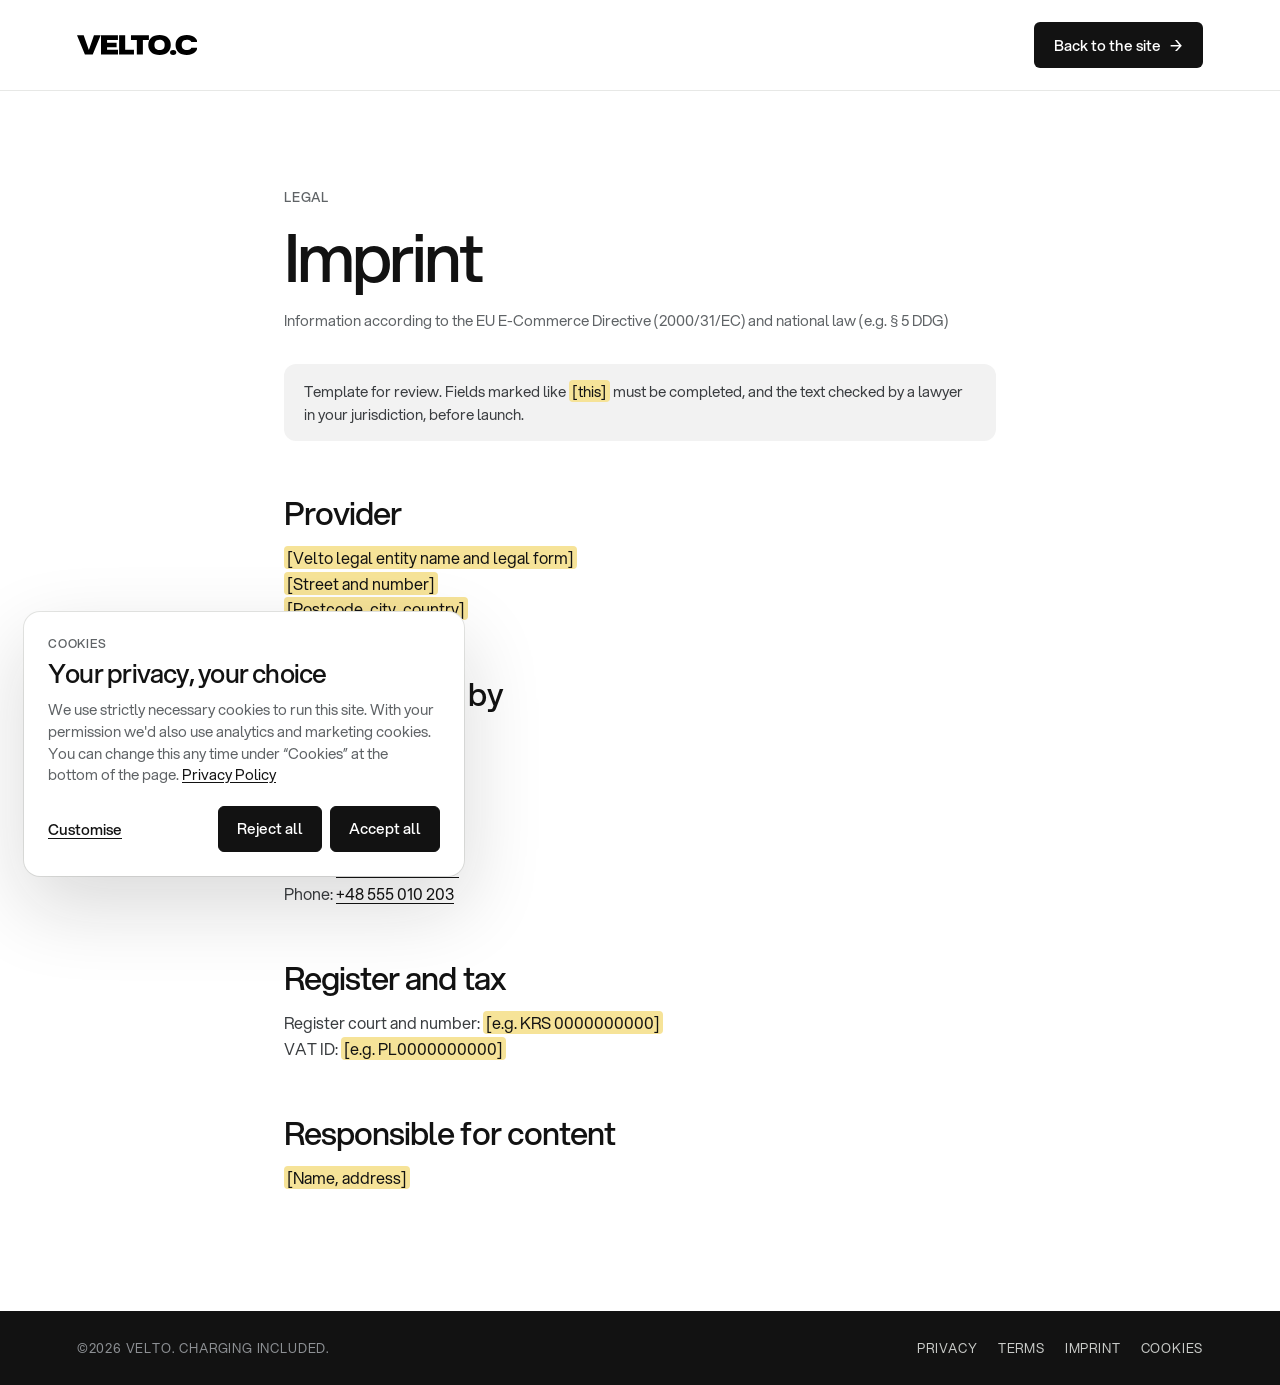
<file: imprint.html>
<!doctype html>
<html lang="en">
<head>
<meta charset="utf-8">
<meta name="viewport" content="width=device-width, initial-scale=1">
<title>Imprint · Velto</title>
<meta name="description" content="Legal information about the provider of this website.">
<meta name="robots" content="index, follow">
<link rel="canonical" href="https://veltocars.vercel.app/imprint">
<link rel="icon" href="/assets/icons/favicon.svg" type="image/svg+xml">
<link rel="icon" href="/assets/icons/favicon-32.png" sizes="32x32" type="image/png">
<link rel="apple-touch-icon" href="/assets/icons/apple-touch-icon.png">
<meta name="theme-color" content="#ffffff">
<link rel="preload" href="/assets/fonts/aspekta-400.woff2" as="font" type="font/woff2" crossorigin>
<link rel="stylesheet" href="/assets/opt/legal.b46f17d6.css">
<script defer src="/js/consent.4e9f825e.js"></script>
</head>
<body>
<header class="lg-head">
  <a href="/" aria-label="Velto home"><svg xmlns="http://www.w3.org/2000/svg" viewBox="0 0 331 55" fill="none" role="img" aria-label="Velto.c" style="height: 20px; width: auto; display: block;"><path fill="black" d="M21.7594 53.9592L0.000464499 0.730051H18.4007L30.1564 34.6828L32.2738 40.8892H32.785L34.8294 34.8288L46.6581 0.730051H65.0583L43.2994 53.9592H21.7594ZM65.9756 53.9592V0.730051H112.56V13.8H79.4107L82.6964 10.5143V44.175L79.4107 40.8892H112.779V53.9592H65.9756ZM79.4107 33.3685V21.1747H108.909V33.3685H79.4107ZM115.815 53.9592V0.730051H132.535V43.6639L129.25 40.3781H156.631V53.9592H115.815ZM164.532 53.9592V12.7778H181.18V53.9592H164.532ZM148.395 13.9461V0.730051H197.755V13.9461H148.395ZM227.07 54.6894C222.105 54.6894 217.699 54.0566 213.854 52.791C210.008 51.4767 206.747 49.6269 204.069 47.2417C201.441 44.8078 199.445 41.9115 198.082 38.5527C196.719 35.1939 196.038 31.4457 196.038 27.3081C196.038 23.1705 196.719 19.4223 198.082 16.0636C199.445 12.7048 201.441 9.8328 204.069 7.44759C206.747 5.06237 210.008 3.23696 213.854 1.97134C217.699 0.657036 222.105 -0.000115395 227.07 -0.000115395C231.986 -0.000115395 236.343 0.657036 240.14 1.97134C243.937 3.23696 247.149 5.06237 249.778 7.44759C252.455 9.8328 254.475 12.7048 255.838 16.0636C257.201 19.4223 257.883 23.1705 257.883 27.3081C257.883 31.4457 257.201 35.1939 255.838 38.5527C254.475 41.9115 252.455 44.8078 249.778 47.2417C247.149 49.6269 243.937 51.4767 240.14 52.791C236.343 54.0566 231.986 54.6894 227.07 54.6894ZM227.07 41.5464C229.893 41.5464 232.351 41.0596 234.444 40.0861C236.538 39.0638 238.168 37.5061 239.337 35.413C240.505 33.2712 241.089 30.5695 241.089 27.3081C241.089 24.8256 240.748 22.7081 240.067 20.9557C239.434 19.1546 238.485 17.6699 237.219 16.5017C236.002 15.3334 234.517 14.4815 232.765 13.9461C231.061 13.3619 229.163 13.0699 227.07 13.0699C224.246 13.0699 221.764 13.581 219.622 14.6032C217.48 15.5768 215.825 17.1101 214.657 19.2033C213.489 21.2964 212.905 23.998 212.905 27.3081C212.905 29.7907 213.245 31.9325 213.927 33.7336C214.608 35.486 215.557 36.9463 216.774 38.1146C218.04 39.2829 219.525 40.1591 221.228 40.7432C222.981 41.2787 224.928 41.5464 227.07 41.5464ZM264.477 54.6894C261.41 54.6894 259.196 54.0566 257.833 52.791C256.518 51.4767 255.861 49.846 255.861 47.8988C255.861 45.9517 256.518 44.3454 257.833 43.0797C259.196 41.8141 261.41 41.1813 264.477 41.1813C267.544 41.1813 269.734 41.8141 271.049 43.0797C272.412 44.3454 273.093 45.9517 273.093 47.8988C273.093 49.846 272.412 51.4767 271.049 52.791C269.734 54.0566 267.544 54.6894 264.477 54.6894ZM302.076 54.6894C297.111 54.6894 292.706 54.0566 288.86 52.791C285.015 51.4767 281.753 49.6269 279.076 47.2417C276.447 44.8078 274.451 41.9115 273.088 38.5527C271.725 35.1939 271.044 31.4457 271.044 27.3081C271.044 23.1705 271.725 19.4223 273.088 16.0636C274.451 12.7048 276.447 9.8328 279.076 7.44759C281.753 5.06237 285.015 3.23696 288.86 1.97134C292.706 0.657036 297.111 -0.000115395 302.076 -0.000115395C307.723 -0.000115395 312.615 0.827407 316.752 2.48245C320.89 4.1375 324.176 6.42536 326.61 9.34602C329.044 12.2667 330.48 15.6741 330.918 19.5684H314.124C313.734 18.2541 312.956 17.1101 311.787 16.1366C310.619 15.163 309.207 14.4085 307.552 13.8731C305.897 13.3376 304.072 13.0699 302.076 13.0699C299.253 13.0699 296.77 13.581 294.628 14.6032C292.487 15.5768 290.832 17.1101 289.663 19.2033C288.495 21.2964 287.911 23.998 287.911 27.3081C287.911 29.7907 288.252 31.9325 288.933 33.7336C289.615 35.486 290.564 36.9463 291.781 38.1146C293.046 39.2829 294.531 40.1591 296.235 40.7432C297.987 41.2787 299.934 41.5464 302.076 41.5464C304.023 41.5464 305.849 41.2787 307.552 40.7432C309.256 40.2077 310.692 39.4532 311.86 38.4797C313.077 37.5061 313.88 36.3622 314.27 35.0479H330.918C330.48 38.9908 328.946 42.4469 326.318 45.4163C323.689 48.3369 320.282 50.6248 316.095 52.2798C311.909 53.8862 307.236 54.6894 302.076 54.6894Z"></path></svg></a>
  <a class="lg-back" href="/">Back to the site <span aria-hidden="true">→</span></a>
</header>
<main class="lg-main">
<p class="lg-eyebrow">Legal</p>
<h1>Imprint</h1>
<p class="lg-meta">Information according to the EU E-Commerce Directive (2000/31/EC) and national law (e.g. § 5 DDG)</p>
<p class="lg-note">Template for review. Fields marked like <span class="ph">[this]</span> must be completed, and the text checked by a lawyer in your jurisdiction, before launch.</p>
<h2>Provider</h2>
<p><span class="ph">[Velto legal entity name and legal form]</span><br><span class="ph">[Street and number]</span><br><span class="ph">[Postcode, city, country]</span></p>
<h2>Represented by</h2>
<p><span class="ph">[Managing director(s)]</span></p>
<h2>Contact</h2>
<p>E-mail: <a href="mailto:hello@velto.cars">hello@velto.cars</a><br>Phone: <a href="tel:+48555010203">+48 555 010 203</a></p>
<h2>Register and tax</h2>
<p>Register court and number: <span class="ph">[e.g. KRS 0000000000]</span><br>VAT ID: <span class="ph">[e.g. PL0000000000]</span></p>
<h2>Responsible for content</h2>
<p><span class="ph">[Name, address]</span></p>

</main>
<footer class="lg-foot">
  <span>©2026 Velto. Charging included.</span>
  <nav aria-label="Legal">
    <a href="/privacy">Privacy</a><a href="/terms">Terms</a><a href="/imprint">Imprint</a><a href="#cookie-settings" data-cookie-settings="">Cookies</a>
  </nav>
</footer>
</body>
</html>
</file>
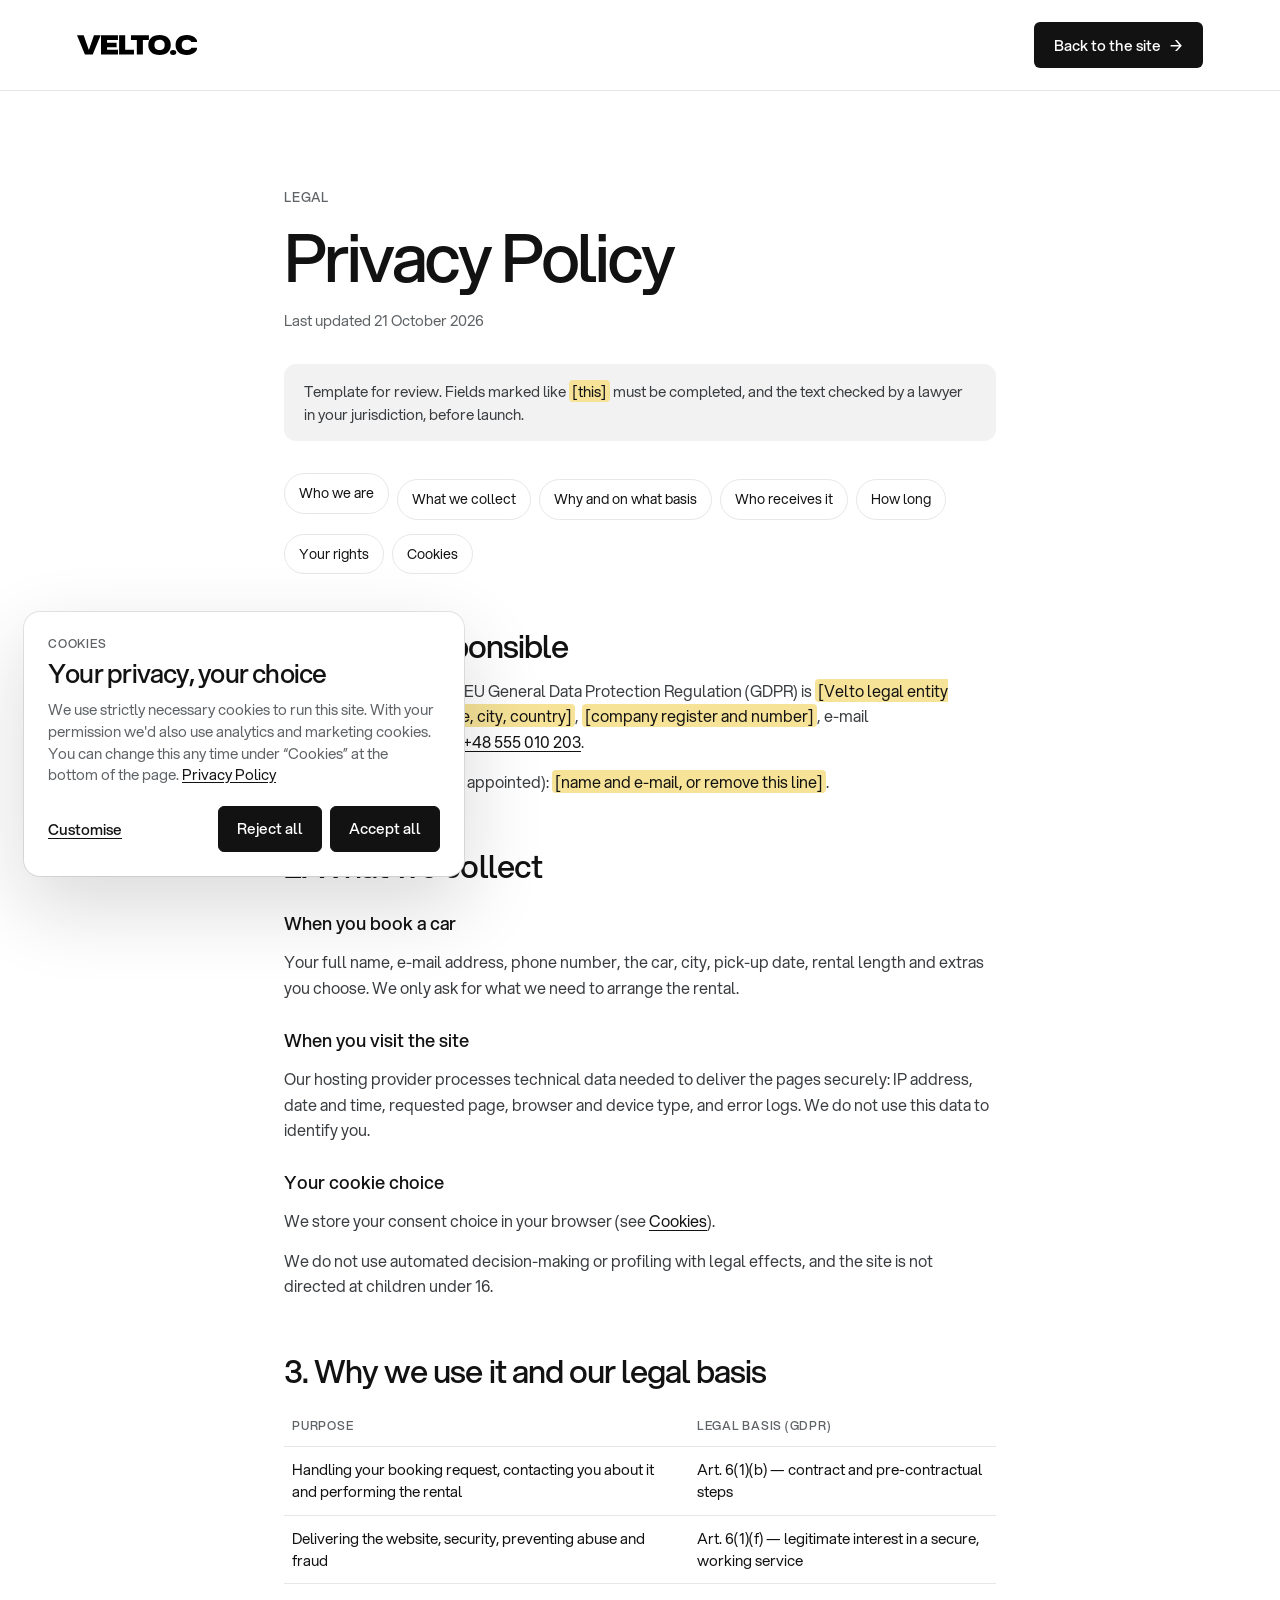
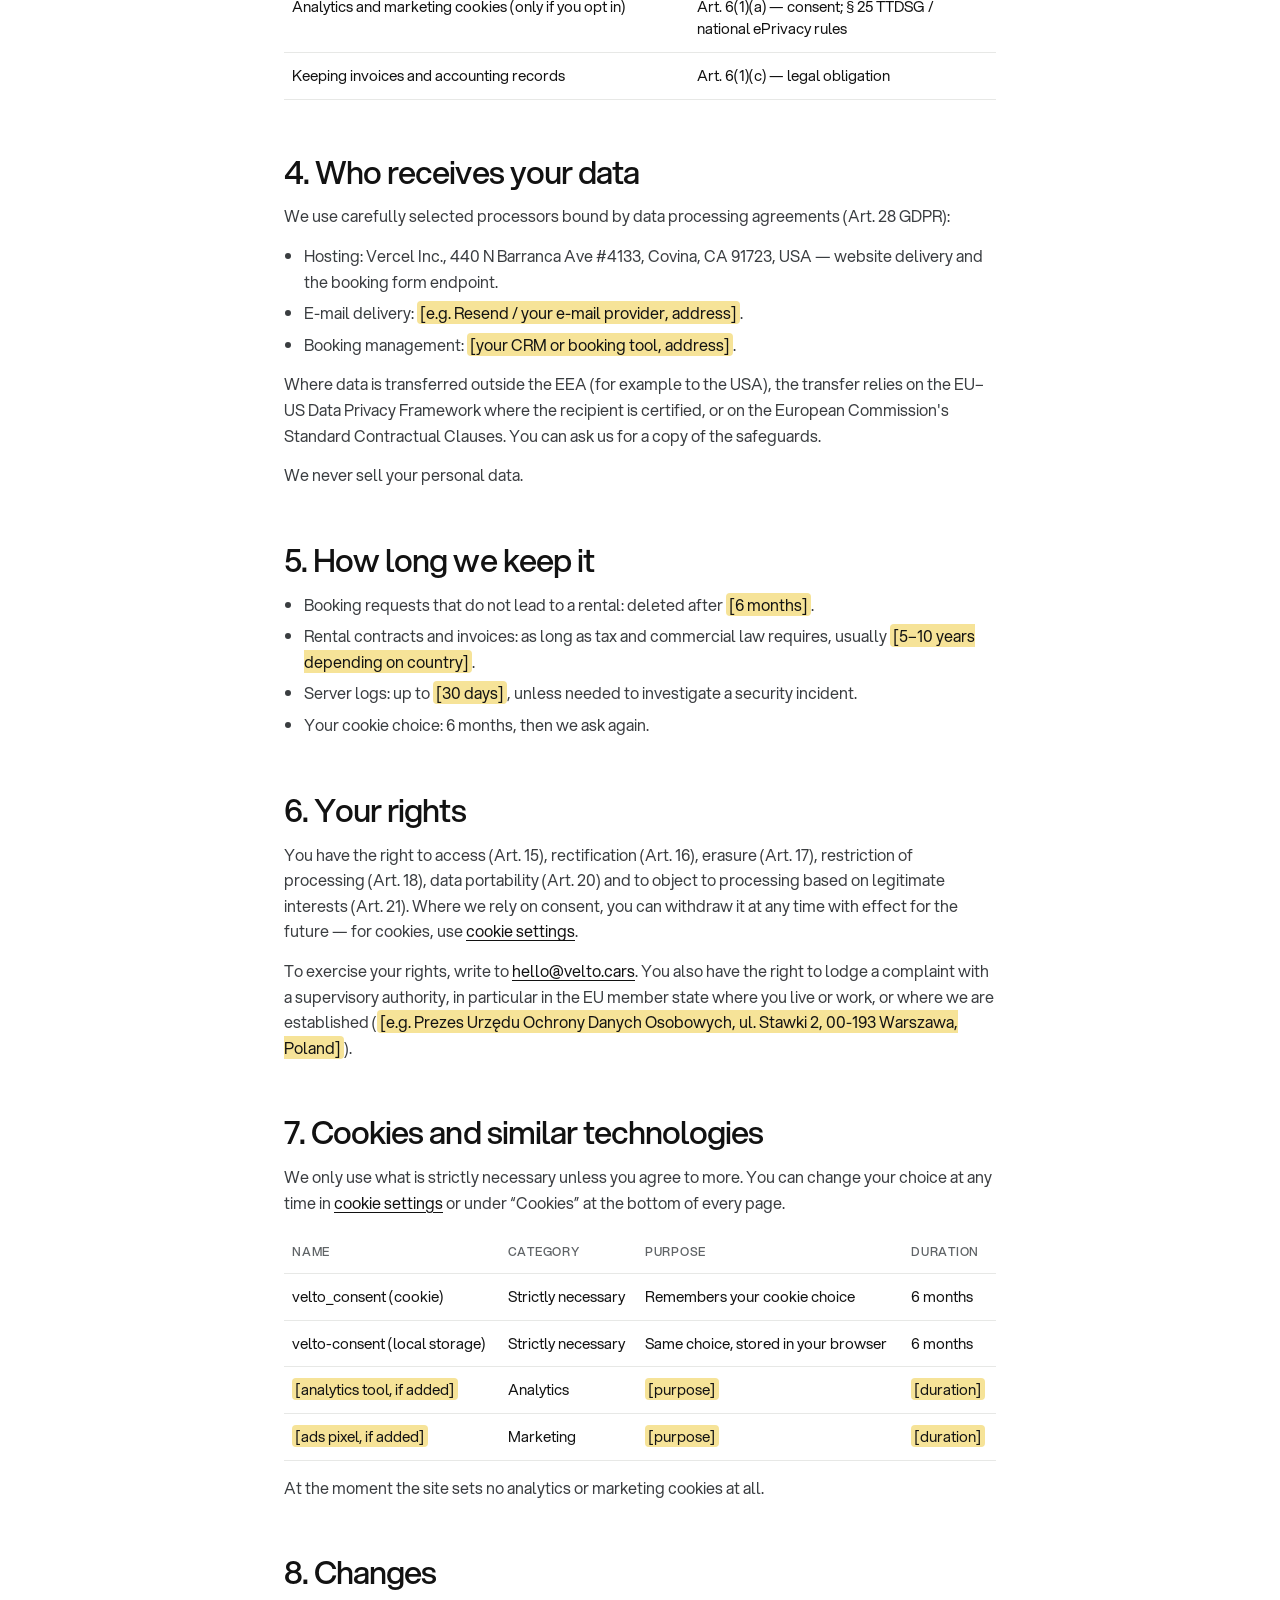
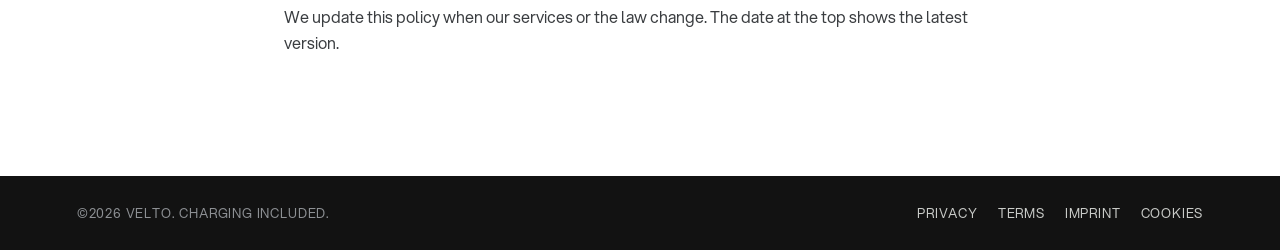
<file: privacy.html>
<!doctype html>
<html lang="en">
<head>
<meta charset="utf-8">
<meta name="viewport" content="width=device-width, initial-scale=1">
<title>Privacy Policy · Velto</title>
<meta name="description" content="How Velto collects, uses and protects your personal data under the GDPR.">
<meta name="robots" content="index, follow">
<link rel="canonical" href="https://veltocars.vercel.app/privacy">
<link rel="icon" href="/assets/icons/favicon.svg" type="image/svg+xml">
<link rel="icon" href="/assets/icons/favicon-32.png" sizes="32x32" type="image/png">
<link rel="apple-touch-icon" href="/assets/icons/apple-touch-icon.png">
<meta name="theme-color" content="#ffffff">
<link rel="preload" href="/assets/fonts/aspekta-400.woff2" as="font" type="font/woff2" crossorigin>
<link rel="stylesheet" href="/assets/opt/legal.b46f17d6.css">
<script defer src="/js/consent.4e9f825e.js"></script>
</head>
<body>
<header class="lg-head">
  <a href="/" aria-label="Velto home"><svg xmlns="http://www.w3.org/2000/svg" viewBox="0 0 331 55" fill="none" role="img" aria-label="Velto.c" style="height: 20px; width: auto; display: block;"><path fill="black" d="M21.7594 53.9592L0.000464499 0.730051H18.4007L30.1564 34.6828L32.2738 40.8892H32.785L34.8294 34.8288L46.6581 0.730051H65.0583L43.2994 53.9592H21.7594ZM65.9756 53.9592V0.730051H112.56V13.8H79.4107L82.6964 10.5143V44.175L79.4107 40.8892H112.779V53.9592H65.9756ZM79.4107 33.3685V21.1747H108.909V33.3685H79.4107ZM115.815 53.9592V0.730051H132.535V43.6639L129.25 40.3781H156.631V53.9592H115.815ZM164.532 53.9592V12.7778H181.18V53.9592H164.532ZM148.395 13.9461V0.730051H197.755V13.9461H148.395ZM227.07 54.6894C222.105 54.6894 217.699 54.0566 213.854 52.791C210.008 51.4767 206.747 49.6269 204.069 47.2417C201.441 44.8078 199.445 41.9115 198.082 38.5527C196.719 35.1939 196.038 31.4457 196.038 27.3081C196.038 23.1705 196.719 19.4223 198.082 16.0636C199.445 12.7048 201.441 9.8328 204.069 7.44759C206.747 5.06237 210.008 3.23696 213.854 1.97134C217.699 0.657036 222.105 -0.000115395 227.07 -0.000115395C231.986 -0.000115395 236.343 0.657036 240.14 1.97134C243.937 3.23696 247.149 5.06237 249.778 7.44759C252.455 9.8328 254.475 12.7048 255.838 16.0636C257.201 19.4223 257.883 23.1705 257.883 27.3081C257.883 31.4457 257.201 35.1939 255.838 38.5527C254.475 41.9115 252.455 44.8078 249.778 47.2417C247.149 49.6269 243.937 51.4767 240.14 52.791C236.343 54.0566 231.986 54.6894 227.07 54.6894ZM227.07 41.5464C229.893 41.5464 232.351 41.0596 234.444 40.0861C236.538 39.0638 238.168 37.5061 239.337 35.413C240.505 33.2712 241.089 30.5695 241.089 27.3081C241.089 24.8256 240.748 22.7081 240.067 20.9557C239.434 19.1546 238.485 17.6699 237.219 16.5017C236.002 15.3334 234.517 14.4815 232.765 13.9461C231.061 13.3619 229.163 13.0699 227.07 13.0699C224.246 13.0699 221.764 13.581 219.622 14.6032C217.48 15.5768 215.825 17.1101 214.657 19.2033C213.489 21.2964 212.905 23.998 212.905 27.3081C212.905 29.7907 213.245 31.9325 213.927 33.7336C214.608 35.486 215.557 36.9463 216.774 38.1146C218.04 39.2829 219.525 40.1591 221.228 40.7432C222.981 41.2787 224.928 41.5464 227.07 41.5464ZM264.477 54.6894C261.41 54.6894 259.196 54.0566 257.833 52.791C256.518 51.4767 255.861 49.846 255.861 47.8988C255.861 45.9517 256.518 44.3454 257.833 43.0797C259.196 41.8141 261.41 41.1813 264.477 41.1813C267.544 41.1813 269.734 41.8141 271.049 43.0797C272.412 44.3454 273.093 45.9517 273.093 47.8988C273.093 49.846 272.412 51.4767 271.049 52.791C269.734 54.0566 267.544 54.6894 264.477 54.6894ZM302.076 54.6894C297.111 54.6894 292.706 54.0566 288.86 52.791C285.015 51.4767 281.753 49.6269 279.076 47.2417C276.447 44.8078 274.451 41.9115 273.088 38.5527C271.725 35.1939 271.044 31.4457 271.044 27.3081C271.044 23.1705 271.725 19.4223 273.088 16.0636C274.451 12.7048 276.447 9.8328 279.076 7.44759C281.753 5.06237 285.015 3.23696 288.86 1.97134C292.706 0.657036 297.111 -0.000115395 302.076 -0.000115395C307.723 -0.000115395 312.615 0.827407 316.752 2.48245C320.89 4.1375 324.176 6.42536 326.61 9.34602C329.044 12.2667 330.48 15.6741 330.918 19.5684H314.124C313.734 18.2541 312.956 17.1101 311.787 16.1366C310.619 15.163 309.207 14.4085 307.552 13.8731C305.897 13.3376 304.072 13.0699 302.076 13.0699C299.253 13.0699 296.77 13.581 294.628 14.6032C292.487 15.5768 290.832 17.1101 289.663 19.2033C288.495 21.2964 287.911 23.998 287.911 27.3081C287.911 29.7907 288.252 31.9325 288.933 33.7336C289.615 35.486 290.564 36.9463 291.781 38.1146C293.046 39.2829 294.531 40.1591 296.235 40.7432C297.987 41.2787 299.934 41.5464 302.076 41.5464C304.023 41.5464 305.849 41.2787 307.552 40.7432C309.256 40.2077 310.692 39.4532 311.86 38.4797C313.077 37.5061 313.88 36.3622 314.27 35.0479H330.918C330.48 38.9908 328.946 42.4469 326.318 45.4163C323.689 48.3369 320.282 50.6248 316.095 52.2798C311.909 53.8862 307.236 54.6894 302.076 54.6894Z"></path></svg></a>
  <a class="lg-back" href="/">Back to the site <span aria-hidden="true">→</span></a>
</header>
<main class="lg-main">
<p class="lg-eyebrow">Legal</p>
<h1>Privacy Policy</h1>
<p class="lg-meta">Last updated 21 October 2026</p>
<p class="lg-note">Template for review. Fields marked like <span class="ph">[this]</span> must be completed, and the text checked by a lawyer in your jurisdiction, before launch.</p>
<ul class="lg-toc">
  <li><a href="#controller">Who we are</a></li><li><a href="#data">What we collect</a></li><li><a href="#purposes">Why and on what basis</a></li>
  <li><a href="#recipients">Who receives it</a></li><li><a href="#retention">How long</a></li><li><a href="#rights">Your rights</a></li><li><a href="#cookies">Cookies</a></li>
</ul>

<h2 id="controller">1. Who is responsible</h2>
<p>The controller under the EU General Data Protection Regulation (GDPR) is <span class="ph">[Velto legal entity name]</span>, <span class="ph">[street, postcode, city, country]</span>, <span class="ph">[company register and number]</span>, e-mail <a href="mailto:hello@velto.cars">hello@velto.cars</a>, phone <a href="tel:+48555010203">+48 555 010 203</a>.</p>
<p>Data protection officer (if appointed): <span class="ph">[name and e-mail, or remove this line]</span>.</p>

<h2 id="data">2. What we collect</h2>
<h3>When you book a car</h3>
<p>Your full name, e-mail address, phone number, the car, city, pick-up date, rental length and extras you choose. We only ask for what we need to arrange the rental.</p>
<h3>When you visit the site</h3>
<p>Our hosting provider processes technical data needed to deliver the pages securely: IP address, date and time, requested page, browser and device type, and error logs. We do not use this data to identify you.</p>
<h3>Your cookie choice</h3>
<p>We store your consent choice in your browser (see <a href="#cookies">Cookies</a>).</p>
<p>We do not use automated decision-making or profiling with legal effects, and the site is not directed at children under 16.</p>

<h2 id="purposes">3. Why we use it and our legal basis</h2>
<table>
  <thead><tr><th>Purpose</th><th>Legal basis (GDPR)</th></tr></thead>
  <tbody>
    <tr><td>Handling your booking request, contacting you about it and performing the rental</td><td>Art. 6(1)(b) — contract and pre-contractual steps</td></tr>
    <tr><td>Delivering the website, security, preventing abuse and fraud</td><td>Art. 6(1)(f) — legitimate interest in a secure, working service</td></tr>
    <tr><td>Analytics and marketing cookies (only if you opt in)</td><td>Art. 6(1)(a) — consent; § 25 TTDSG / national ePrivacy rules</td></tr>
    <tr><td>Keeping invoices and accounting records</td><td>Art. 6(1)(c) — legal obligation</td></tr>
  </tbody>
</table>

<h2 id="recipients">4. Who receives your data</h2>
<p>We use carefully selected processors bound by data processing agreements (Art. 28 GDPR):</p>
<ul>
  <li>Hosting: Vercel Inc., 440 N Barranca Ave #4133, Covina, CA 91723, USA — website delivery and the booking form endpoint.</li>
  <li>E-mail delivery: <span class="ph">[e.g. Resend / your e-mail provider, address]</span>.</li>
  <li>Booking management: <span class="ph">[your CRM or booking tool, address]</span>.</li>
</ul>
<p>Where data is transferred outside the EEA (for example to the USA), the transfer relies on the EU–US Data Privacy Framework where the recipient is certified, or on the European Commission's Standard Contractual Clauses. You can ask us for a copy of the safeguards.</p>
<p>We never sell your personal data.</p>

<h2 id="retention">5. How long we keep it</h2>
<ul>
  <li>Booking requests that do not lead to a rental: deleted after <span class="ph">[6 months]</span>.</li>
  <li>Rental contracts and invoices: as long as tax and commercial law requires, usually <span class="ph">[5–10 years depending on country]</span>.</li>
  <li>Server logs: up to <span class="ph">[30 days]</span>, unless needed to investigate a security incident.</li>
  <li>Your cookie choice: 6 months, then we ask again.</li>
</ul>

<h2 id="rights">6. Your rights</h2>
<p>You have the right to access (Art. 15), rectification (Art. 16), erasure (Art. 17), restriction of processing (Art. 18), data portability (Art. 20) and to object to processing based on legitimate interests (Art. 21). Where we rely on consent, you can withdraw it at any time with effect for the future — for cookies, use <a href="#cookie-settings" data-cookie-settings="">cookie settings</a>.</p>
<p>To exercise your rights, write to <a href="mailto:hello@velto.cars">hello@velto.cars</a>. You also have the right to lodge a complaint with a supervisory authority, in particular in the EU member state where you live or work, or where we are established (<span class="ph">[e.g. Prezes Urzędu Ochrony Danych Osobowych, ul. Stawki 2, 00-193 Warszawa, Poland]</span>).</p>

<h2 id="cookies">7. Cookies and similar technologies</h2>
<p>We only use what is strictly necessary unless you agree to more. You can change your choice at any time in <a href="#cookie-settings" data-cookie-settings="">cookie settings</a> or under “Cookies” at the bottom of every page.</p>
<table>
  <thead><tr><th>Name</th><th>Category</th><th>Purpose</th><th>Duration</th></tr></thead>
  <tbody>
    <tr><td>velto_consent (cookie)</td><td>Strictly necessary</td><td>Remembers your cookie choice</td><td>6 months</td></tr>
    <tr><td>velto-consent (local storage)</td><td>Strictly necessary</td><td>Same choice, stored in your browser</td><td>6 months</td></tr>
    <tr><td><span class="ph">[analytics tool, if added]</span></td><td>Analytics</td><td><span class="ph">[purpose]</span></td><td><span class="ph">[duration]</span></td></tr>
    <tr><td><span class="ph">[ads pixel, if added]</span></td><td>Marketing</td><td><span class="ph">[purpose]</span></td><td><span class="ph">[duration]</span></td></tr>
  </tbody>
</table>
<p>At the moment the site sets no analytics or marketing cookies at all.</p>

<h2 id="changes">8. Changes</h2>
<p>We update this policy when our services or the law change. The date at the top shows the latest version.</p>

</main>
<footer class="lg-foot">
  <span>©2026 Velto. Charging included.</span>
  <nav aria-label="Legal">
    <a href="/privacy">Privacy</a><a href="/terms">Terms</a><a href="/imprint">Imprint</a><a href="#cookie-settings" data-cookie-settings="">Cookies</a>
  </nav>
</footer>
</body>
</html>
</file>
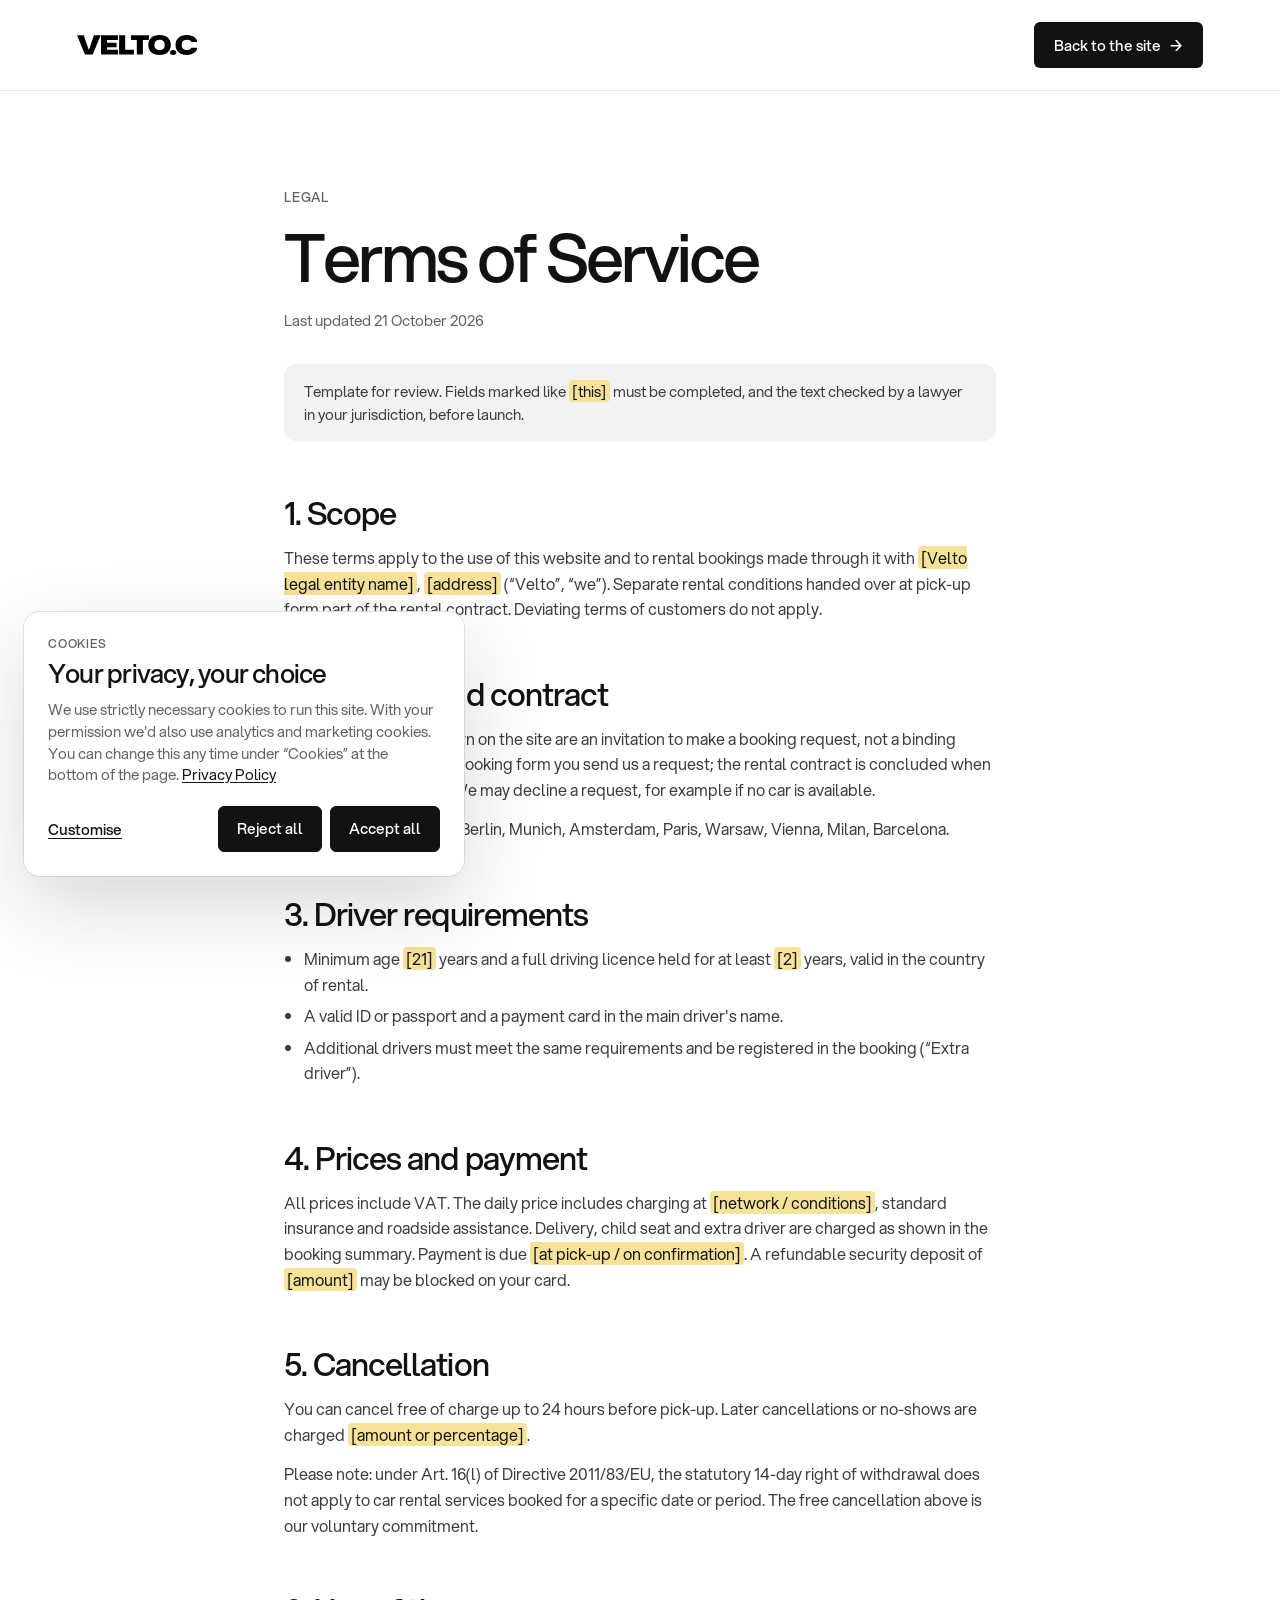
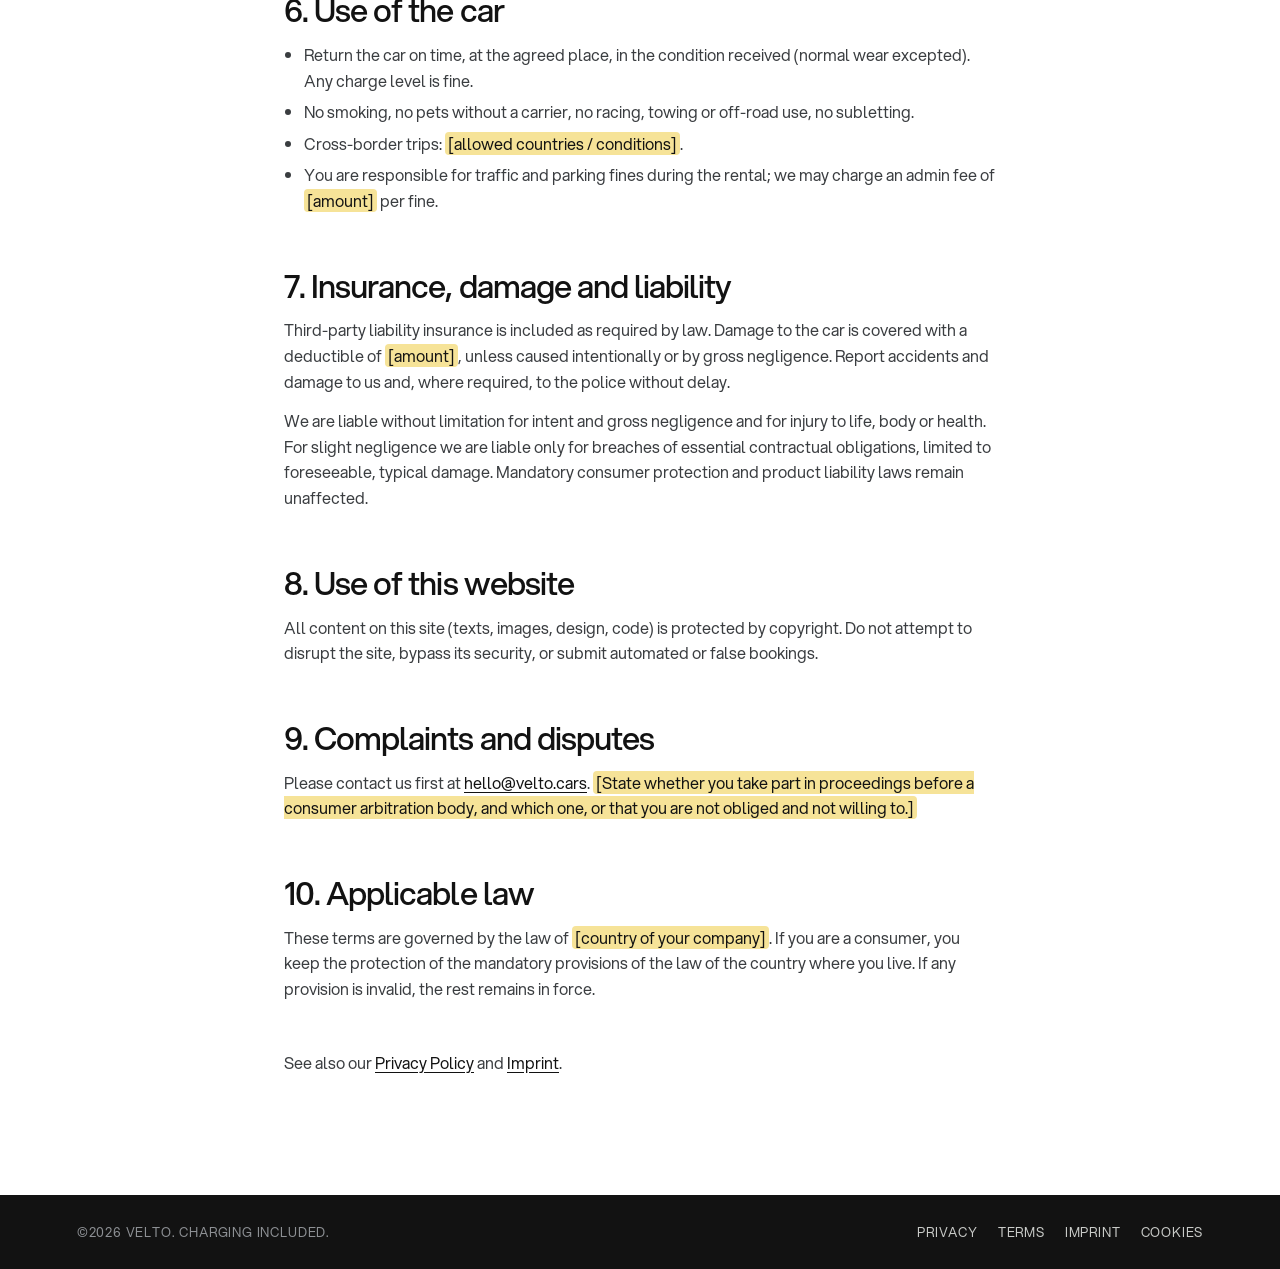
<file: terms.html>
<!doctype html>
<html lang="en">
<head>
<meta charset="utf-8">
<meta name="viewport" content="width=device-width, initial-scale=1">
<title>Terms of Service · Velto</title>
<meta name="description" content="Booking and rental terms for Velto electric car rental in Europe.">
<meta name="robots" content="index, follow">
<link rel="canonical" href="https://veltocars.vercel.app/terms">
<link rel="icon" href="/assets/icons/favicon.svg" type="image/svg+xml">
<link rel="icon" href="/assets/icons/favicon-32.png" sizes="32x32" type="image/png">
<link rel="apple-touch-icon" href="/assets/icons/apple-touch-icon.png">
<meta name="theme-color" content="#ffffff">
<link rel="preload" href="/assets/fonts/aspekta-400.woff2" as="font" type="font/woff2" crossorigin>
<link rel="stylesheet" href="/assets/opt/legal.b46f17d6.css">
<script defer src="/js/consent.4e9f825e.js"></script>
</head>
<body>
<header class="lg-head">
  <a href="/" aria-label="Velto home"><svg xmlns="http://www.w3.org/2000/svg" viewBox="0 0 331 55" fill="none" role="img" aria-label="Velto.c" style="height: 20px; width: auto; display: block;"><path fill="black" d="M21.7594 53.9592L0.000464499 0.730051H18.4007L30.1564 34.6828L32.2738 40.8892H32.785L34.8294 34.8288L46.6581 0.730051H65.0583L43.2994 53.9592H21.7594ZM65.9756 53.9592V0.730051H112.56V13.8H79.4107L82.6964 10.5143V44.175L79.4107 40.8892H112.779V53.9592H65.9756ZM79.4107 33.3685V21.1747H108.909V33.3685H79.4107ZM115.815 53.9592V0.730051H132.535V43.6639L129.25 40.3781H156.631V53.9592H115.815ZM164.532 53.9592V12.7778H181.18V53.9592H164.532ZM148.395 13.9461V0.730051H197.755V13.9461H148.395ZM227.07 54.6894C222.105 54.6894 217.699 54.0566 213.854 52.791C210.008 51.4767 206.747 49.6269 204.069 47.2417C201.441 44.8078 199.445 41.9115 198.082 38.5527C196.719 35.1939 196.038 31.4457 196.038 27.3081C196.038 23.1705 196.719 19.4223 198.082 16.0636C199.445 12.7048 201.441 9.8328 204.069 7.44759C206.747 5.06237 210.008 3.23696 213.854 1.97134C217.699 0.657036 222.105 -0.000115395 227.07 -0.000115395C231.986 -0.000115395 236.343 0.657036 240.14 1.97134C243.937 3.23696 247.149 5.06237 249.778 7.44759C252.455 9.8328 254.475 12.7048 255.838 16.0636C257.201 19.4223 257.883 23.1705 257.883 27.3081C257.883 31.4457 257.201 35.1939 255.838 38.5527C254.475 41.9115 252.455 44.8078 249.778 47.2417C247.149 49.6269 243.937 51.4767 240.14 52.791C236.343 54.0566 231.986 54.6894 227.07 54.6894ZM227.07 41.5464C229.893 41.5464 232.351 41.0596 234.444 40.0861C236.538 39.0638 238.168 37.5061 239.337 35.413C240.505 33.2712 241.089 30.5695 241.089 27.3081C241.089 24.8256 240.748 22.7081 240.067 20.9557C239.434 19.1546 238.485 17.6699 237.219 16.5017C236.002 15.3334 234.517 14.4815 232.765 13.9461C231.061 13.3619 229.163 13.0699 227.07 13.0699C224.246 13.0699 221.764 13.581 219.622 14.6032C217.48 15.5768 215.825 17.1101 214.657 19.2033C213.489 21.2964 212.905 23.998 212.905 27.3081C212.905 29.7907 213.245 31.9325 213.927 33.7336C214.608 35.486 215.557 36.9463 216.774 38.1146C218.04 39.2829 219.525 40.1591 221.228 40.7432C222.981 41.2787 224.928 41.5464 227.07 41.5464ZM264.477 54.6894C261.41 54.6894 259.196 54.0566 257.833 52.791C256.518 51.4767 255.861 49.846 255.861 47.8988C255.861 45.9517 256.518 44.3454 257.833 43.0797C259.196 41.8141 261.41 41.1813 264.477 41.1813C267.544 41.1813 269.734 41.8141 271.049 43.0797C272.412 44.3454 273.093 45.9517 273.093 47.8988C273.093 49.846 272.412 51.4767 271.049 52.791C269.734 54.0566 267.544 54.6894 264.477 54.6894ZM302.076 54.6894C297.111 54.6894 292.706 54.0566 288.86 52.791C285.015 51.4767 281.753 49.6269 279.076 47.2417C276.447 44.8078 274.451 41.9115 273.088 38.5527C271.725 35.1939 271.044 31.4457 271.044 27.3081C271.044 23.1705 271.725 19.4223 273.088 16.0636C274.451 12.7048 276.447 9.8328 279.076 7.44759C281.753 5.06237 285.015 3.23696 288.86 1.97134C292.706 0.657036 297.111 -0.000115395 302.076 -0.000115395C307.723 -0.000115395 312.615 0.827407 316.752 2.48245C320.89 4.1375 324.176 6.42536 326.61 9.34602C329.044 12.2667 330.48 15.6741 330.918 19.5684H314.124C313.734 18.2541 312.956 17.1101 311.787 16.1366C310.619 15.163 309.207 14.4085 307.552 13.8731C305.897 13.3376 304.072 13.0699 302.076 13.0699C299.253 13.0699 296.77 13.581 294.628 14.6032C292.487 15.5768 290.832 17.1101 289.663 19.2033C288.495 21.2964 287.911 23.998 287.911 27.3081C287.911 29.7907 288.252 31.9325 288.933 33.7336C289.615 35.486 290.564 36.9463 291.781 38.1146C293.046 39.2829 294.531 40.1591 296.235 40.7432C297.987 41.2787 299.934 41.5464 302.076 41.5464C304.023 41.5464 305.849 41.2787 307.552 40.7432C309.256 40.2077 310.692 39.4532 311.86 38.4797C313.077 37.5061 313.88 36.3622 314.27 35.0479H330.918C330.48 38.9908 328.946 42.4469 326.318 45.4163C323.689 48.3369 320.282 50.6248 316.095 52.2798C311.909 53.8862 307.236 54.6894 302.076 54.6894Z"></path></svg></a>
  <a class="lg-back" href="/">Back to the site <span aria-hidden="true">→</span></a>
</header>
<main class="lg-main">
<p class="lg-eyebrow">Legal</p>
<h1>Terms of Service</h1>
<p class="lg-meta">Last updated 21 October 2026</p>
<p class="lg-note">Template for review. Fields marked like <span class="ph">[this]</span> must be completed, and the text checked by a lawyer in your jurisdiction, before launch.</p>

<h2 id="scope">1. Scope</h2>
<p>These terms apply to the use of this website and to rental bookings made through it with <span class="ph">[Velto legal entity name]</span>, <span class="ph">[address]</span> (“Velto”, “we”). Separate rental conditions handed over at pick-up form part of the rental contract. Deviating terms of customers do not apply.</p>

<h2 id="booking">2. Booking and contract</h2>
<p>The cars and prices shown on the site are an invitation to make a booking request, not a binding offer. By submitting the booking form you send us a request; the rental contract is concluded when we confirm it by e-mail. We may decline a request, for example if no car is available.</p>
<p>We currently operate in: Berlin, Munich, Amsterdam, Paris, Warsaw, Vienna, Milan, Barcelona.</p>

<h2 id="driver">3. Driver requirements</h2>
<ul>
  <li>Minimum age <span class="ph">[21]</span> years and a full driving licence held for at least <span class="ph">[2]</span> years, valid in the country of rental.</li>
  <li>A valid ID or passport and a payment card in the main driver's name.</li>
  <li>Additional drivers must meet the same requirements and be registered in the booking (“Extra driver”).</li>
</ul>

<h2 id="prices">4. Prices and payment</h2>
<p>All prices include VAT. The daily price includes charging at <span class="ph">[network / conditions]</span>, standard insurance and roadside assistance. Delivery, child seat and extra driver are charged as shown in the booking summary. Payment is due <span class="ph">[at pick-up / on confirmation]</span>. A refundable security deposit of <span class="ph">[amount]</span> may be blocked on your card.</p>

<h2 id="cancellation">5. Cancellation</h2>
<p>You can cancel free of charge up to 24 hours before pick-up. Later cancellations or no-shows are charged <span class="ph">[amount or percentage]</span>.</p>
<p>Please note: under Art. 16(l) of Directive 2011/83/EU, the statutory 14-day right of withdrawal does not apply to car rental services booked for a specific date or period. The free cancellation above is our voluntary commitment.</p>

<h2 id="use">6. Use of the car</h2>
<ul>
  <li>Return the car on time, at the agreed place, in the condition received (normal wear excepted). Any charge level is fine.</li>
  <li>No smoking, no pets without a carrier, no racing, towing or off-road use, no subletting.</li>
  <li>Cross-border trips: <span class="ph">[allowed countries / conditions]</span>.</li>
  <li>You are responsible for traffic and parking fines during the rental; we may charge an admin fee of <span class="ph">[amount]</span> per fine.</li>
</ul>

<h2 id="insurance">7. Insurance, damage and liability</h2>
<p>Third-party liability insurance is included as required by law. Damage to the car is covered with a deductible of <span class="ph">[amount]</span>, unless caused intentionally or by gross negligence. Report accidents and damage to us and, where required, to the police without delay.</p>
<p>We are liable without limitation for intent and gross negligence and for injury to life, body or health. For slight negligence we are liable only for breaches of essential contractual obligations, limited to foreseeable, typical damage. Mandatory consumer protection and product liability laws remain unaffected.</p>

<h2 id="website">8. Use of this website</h2>
<p>All content on this site (texts, images, design, code) is protected by copyright. Do not attempt to disrupt the site, bypass its security, or submit automated or false bookings.</p>

<h2 id="disputes">9. Complaints and disputes</h2>
<p>Please contact us first at <a href="mailto:hello@velto.cars">hello@velto.cars</a>. <span class="ph">[State whether you take part in proceedings before a consumer arbitration body, and which one, or that you are not obliged and not willing to.]</span></p>

<h2 id="law">10. Applicable law</h2>
<p>These terms are governed by the law of <span class="ph">[country of your company]</span>. If you are a consumer, you keep the protection of the mandatory provisions of the law of the country where you live. If any provision is invalid, the rest remains in force.</p>

<p style="margin-top:48px">See also our <a href="/privacy">Privacy Policy</a> and <a href="/imprint">Imprint</a>.</p>

</main>
<footer class="lg-foot">
  <span>©2026 Velto. Charging included.</span>
  <nav aria-label="Legal">
    <a href="/privacy">Privacy</a><a href="/terms">Terms</a><a href="/imprint">Imprint</a><a href="#cookie-settings" data-cookie-settings="">Cookies</a>
  </nav>
</footer>
</body>
</html>
</file>
<file: assets/opt/legal.b46f17d6.css>
@font-face{font-family:"Aspekta";src:url(../fonts/aspekta-400.woff2)format("woff2");font-weight:400;font-display:swap}@font-face{font-family:"Aspekta";src:url(../fonts/aspekta-500.woff2)format("woff2");font-weight:500;font-display:swap}*{box-sizing:border-box}html{-webkit-text-size-adjust:100%}body{margin:0;background:#fff;color:#121212;font-family:Aspekta,"Helvetica Neue",Arial,sans-serif;-webkit-font-smoothing:antialiased}a{color:#121212;text-underline-offset:3px}.lg-head{display:flex;align-items:center;justify-content:space-between;gap:16px;padding:22px clamp(16px,6vw,96px);border-bottom:1px solid #e7e8e6}.lg-head svg{display:block;height:20px;width:auto}.lg-back{font-weight:500;font-size:15px;text-decoration:none;display:inline-flex;align-items:center;gap:8px;padding:12px 20px;border-radius:6px;background:#121212;color:#fff}.lg-back:hover{background:#3a3d40;color:#fff}.lg-main{max-width:760px;margin:0 auto;padding:clamp(48px,8vw,96px) clamp(16px,6vw,24px) clamp(64px,10vw,120px)}.lg-eyebrow{margin:0 0 16px;font-weight:500;font-size:13px;letter-spacing:.0625em;text-transform:uppercase;color:#5f6366}h1{margin:0;font-weight:500;font-size:clamp(40px,6vw,67px);line-height:.96;letter-spacing:-.045em}.lg-meta{margin:20px 0 0;font-size:15px;color:#5f6366}.lg-note{margin:32px 0 0;padding:16px 20px;border-radius:12px;background:#f2f2f2;font-size:15px;line-height:1.5;color:#3a3d40}h2{margin:56px 0 0;font-weight:500;font-size:clamp(24px,3vw,32px);line-height:1.06;letter-spacing:-.03em;scroll-margin-top:24px}h3{margin:28px 0 0;font-weight:500;font-size:18px;line-height:1.3}p,li{font-size:16px;line-height:1.6;color:#3a3d40}p{margin:14px 0 0}ul{margin:14px 0 0;padding-left:20px}li+li{margin-top:6px}.ph{background:#f6e398;color:#121212;border-radius:4px;padding:0 4px}table{width:100%;margin:16px 0 0;border-collapse:collapse;font-size:15px}th,td{padding:12px 8px;border-bottom:1px solid #e7e8e6;text-align:left;vertical-align:top;line-height:1.45}th{font-weight:500;font-size:12px;letter-spacing:.0625em;text-transform:uppercase;color:#5f6366}.lg-toc{margin:32px 0 0;padding:0;list-style:none;display:flex;flex-wrap:wrap;gap:8px}.lg-toc a{display:inline-block;padding:8px 14px;border:1px solid #e7e8e6;border-radius:999px;font-size:14px;text-decoration:none}.lg-toc a:hover{border-color:#121212}.lg-foot{display:flex;flex-wrap:wrap;gap:20px;justify-content:space-between;padding:28px clamp(16px,6vw,96px);background:#121212;color:#8d9094;font-size:13px;letter-spacing:.0625em;text-transform:uppercase}.lg-foot a{color:#c9cbc8;text-decoration:none}.lg-foot a:hover{color:#fff}.lg-foot nav{display:flex;flex-wrap:wrap;gap:20px}.lg-404{min-height:60vh;display:flex;flex-direction:column;justify-content:center}.vl-cc{position:fixed;left:24px;bottom:24px;z-index:80;box-sizing:border-box;width:min(440px,calc(100vw - 32px));max-height:calc(100vh - 48px);overflow:auto;padding:24px;border-radius:16px;background:#fff;color:#121212;font-family:Aspekta,"Helvetica Neue",Arial,sans-serif;-webkit-font-smoothing:antialiased;box-shadow:0 30px 80px rgba(18,18,18,.16),0 0 0 1px #e7e8e6;opacity:0;transform:translateY(16px);transition:opacity .35s ease,transform .45s cubic-bezier(.16,1,.3,1)}.vl-cc.is-in{opacity:1;transform:none}.vl-cc-eyebrow{margin:0 0 8px;font-weight:500;font-size:12px;line-height:1.3;letter-spacing:.0625em;text-transform:uppercase;color:#5f6366}.vl-cc-title{margin:0;font-weight:500;font-size:26px;line-height:1.05;letter-spacing:-.03em}.vl-cc-text{margin:12px 0 0;font-size:15px;line-height:1.45;color:#5f6366}.vl-cc-text a{color:#121212;text-decoration:underline;text-underline-offset:2px}.vl-cc-prefs{display:none;margin-top:16px;border-top:1px solid #e7e8e6}.vl-cc.is-prefs .vl-cc-prefs{display:block}.vl-cc-row{display:flex;align-items:flex-start;justify-content:space-between;gap:16px;padding:14px 0;border-bottom:1px solid #e7e8e6;cursor:pointer}.vl-cc-row-text{display:flex;flex-direction:column;gap:4px}.vl-cc-row-title{font-weight:500;font-size:15px;line-height:1.3}.vl-cc-row-desc{font-size:13px;line-height:1.4;color:#5f6366}.vl-cc-switch{appearance:none;-webkit-appearance:none;flex:0 0 auto;position:relative;width:44px;height:26px;margin:0;border-radius:999px;background:#e7e8e6;cursor:pointer;transition:background-color .25s ease}.vl-cc-switch::after{content:"";position:absolute;top:3px;left:3px;width:20px;height:20px;border-radius:999px;background:#fff;box-shadow:0 1px 3px rgba(18,18,18,.2);transition:transform .25s cubic-bezier(.3,1.4,.5,1)}.vl-cc-switch:checked{background:#121212}.vl-cc-switch:checked::after{transform:translateX(18px)}.vl-cc-switch:disabled{opacity:.45;cursor:not-allowed}.vl-cc-switch:focus-visible,.vl-cc-btn:focus-visible,.vl-cc-link:focus-visible{outline:2px solid #0090ff;outline-offset:2px}.vl-cc-actions{display:flex;flex-wrap:wrap;align-items:center;gap:8px;margin-top:20px}.vl-cc-link{margin-right:auto;padding:12px 0;border:0;background:0 0;font:inherit;font-weight:500;font-size:15px;color:#121212;text-decoration:underline;text-underline-offset:3px;cursor:pointer}.vl-cc-btn{flex:0 0 auto;padding:12px 18px;border:1px solid #121212;border-radius:6px;background:#121212;color:#fff;font:inherit;font-weight:500;font-size:15px;line-height:1.3;cursor:pointer;transition:background-color .25s ease,color .25s ease}.vl-cc-btn:hover{background:#3a3d40;border-color:#3a3d40}.vl-cc-btn-line{background:#fff;color:#121212;border-color:#e7e8e6}.vl-cc-btn-line:hover{background:#f2f2f2;border-color:#c9cbc8}.vl-cc-save{display:none}.vl-cc.is-prefs .vl-cc-save{display:inline-block}@media (max-width:560px){.vl-cc{left:16px;bottom:16px;padding:20px}.vl-cc-title{font-size:22px}.vl-cc-actions .vl-cc-btn{flex:1 1 40%}.vl-cc-link{flex:1 1 100%;margin:0;padding:4px 0 6px;text-align:left}}@media (prefers-reduced-motion:reduce){.vl-cc,.vl-cc-switch,.vl-cc-switch::after{transition:none}}.vl-hp{position:absolute!important;left:-10000px!important;width:1px;height:1px;overflow:hidden}.vl-bk-err{margin:-8px 0 0;font-size:14px;line-height:1.4;color:#b42318}.vl-bk-err:empty{display:none}.vl-bk-note a{color:inherit;text-underline-offset:2px}.vl-bk-submit[aria-busy=true]{opacity:.6;pointer-events:none}
</file>
